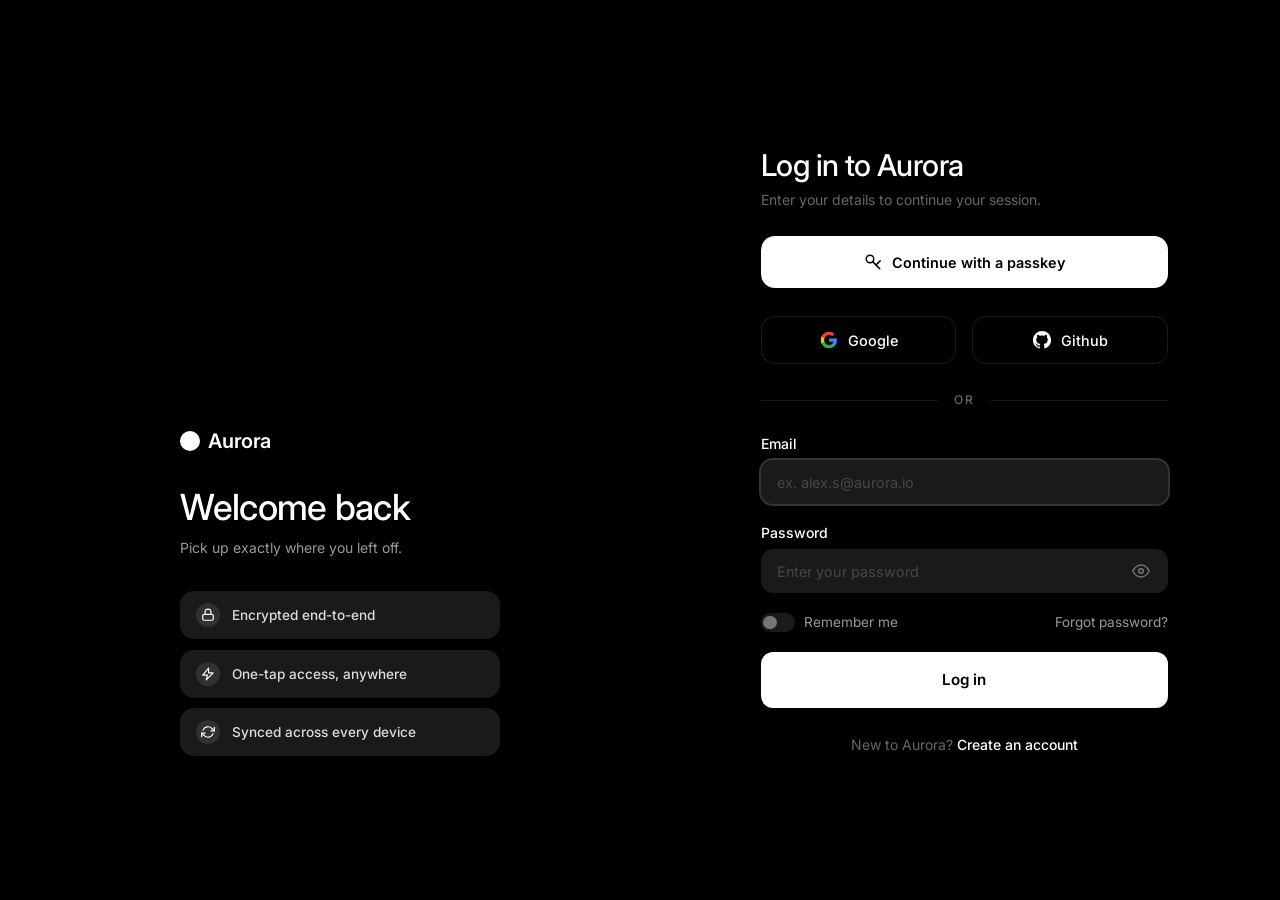
<file: login_page/index.html>
<!DOCTYPE html>
<html lang="en">
<head>
  <meta charset="UTF-8">
  <meta name="viewport" content="width=device-width, initial-scale=1.0">
  <title>Aurora Log In</title>
  <link rel="preconnect" href="https://fonts.googleapis.com">
  <link rel="preconnect" href="https://fonts.gstatic.com" crossorigin>
  <link href="https://fonts.googleapis.com/css2?family=Inter:wght@300;400;500;600;700&display=swap" rel="stylesheet">
  <link rel="stylesheet" href="style.css">
</head>
<body>

  <main class="main">

    <!-- Left Column: Hero -->
    <section class="hero">
      <video class="hero-video" autoplay muted loop playsinline>
        <source src="https://d8j0ntlcm91z4.cloudfront.net/user_38xzZboKViGWJOttwIXH07lWA1P/hf_20260506_081238_406ed0e3-5d83-436e-a512-0bbff7ec5b95.mp4" type="video/mp4">
      </video>

      <div class="hero-content">

        <div class="hero-item brand">
          <svg width="20" height="20" viewBox="0 0 20 20" fill="white">
            <circle cx="10" cy="10" r="10"></circle>
          </svg>
          <span class="brand-name">Aurora</span>
        </div>

        <div class="hero-item heading-block">
          <h1 class="heading">Welcome back</h1>
          <p class="subheading">Pick up exactly where you left off.</p>
        </div>

        <div class="hero-item highlights">
          <div class="highlight-item">
            <span class="highlight-icon">
              <svg width="14" height="14" viewBox="0 0 24 24" fill="none" stroke="currentColor" stroke-width="2" stroke-linecap="round" stroke-linejoin="round">
                <rect x="3" y="11" width="18" height="10" rx="2"></rect>
                <path d="M7 11V7a5 5 0 0 1 10 0v4"></path>
              </svg>
            </span>
            <span class="highlight-text">Encrypted end-to-end</span>
          </div>
          <div class="highlight-item">
            <span class="highlight-icon">
              <svg width="14" height="14" viewBox="0 0 24 24" fill="none" stroke="currentColor" stroke-width="2" stroke-linecap="round" stroke-linejoin="round">
                <polygon points="13 2 3 14 11 14 9 22 21 10 13 10 13 2"></polygon>
              </svg>
            </span>
            <span class="highlight-text">One-tap access, anywhere</span>
          </div>
          <div class="highlight-item">
            <span class="highlight-icon">
              <svg width="14" height="14" viewBox="0 0 24 24" fill="none" stroke="currentColor" stroke-width="2" stroke-linecap="round" stroke-linejoin="round">
                <path d="M23 4v6h-6"></path>
                <path d="M1 20v-6h6"></path>
                <path d="M3.51 9a9 9 0 0 1 14.85-3.36L23 10M1 14l4.64 4.36A9 9 0 0 0 20.49 15"></path>
              </svg>
            </span>
            <span class="highlight-text">Synced across every device</span>
          </div>
        </div>

      </div>
    </section>

    <!-- Right Column: Log In Form -->
    <section class="form-section">
      <div class="form-wrap">

        <div class="form-header">
          <h2 class="form-title">Log in to Aurora</h2>
          <p class="form-subtitle">Enter your details to continue your session.</p>
        </div>

        <button type="button" class="passkey-button" id="passkeyButton">
          <svg width="18" height="18" viewBox="0 0 24 24" fill="none" stroke="currentColor" stroke-width="2" stroke-linecap="round" stroke-linejoin="round">
            <circle cx="8" cy="8" r="5"></circle>
            <path d="M11.5 11.5 21 21"></path>
            <path d="M16 16l2.5-2.5"></path>
            <path d="M19 13l2.5-2.5"></path>
          </svg>
          <span>Continue with a passkey</span>
        </button>

        <div class="social-grid">
          <button class="social-button" type="button">
            <svg width="18" height="18" viewBox="0 0 24 24" fill="none">
              <path d="M22.56 12.25c0-.78-.07-1.53-.2-2.25H12v4.26h5.92a5.06 5.06 0 0 1-2.2 3.32v2.77h3.57c2.08-1.92 3.28-4.74 3.28-8.1z" fill="#4285F4"/>
              <path d="M12 23c2.97 0 5.46-.98 7.28-2.66l-3.57-2.77c-.99.66-2.25 1.06-3.71 1.06-2.86 0-5.29-1.93-6.16-4.53H2.18v2.85A11 11 0 0 0 12 23z" fill="#34A853"/>
              <path d="M5.84 14.09A6.6 6.6 0 0 1 5.5 12c0-.73.13-1.43.34-2.09V7.06H2.18A11 11 0 0 0 1 12c0 1.77.43 3.45 1.18 4.94l3.66-2.85z" fill="#FBBC05"/>
              <path d="M12 5.38c1.62 0 3.06.56 4.21 1.64l3.15-3.15C17.45 2.09 14.97 1 12 1a11 11 0 0 0-9.82 6.06l3.66 2.85C6.71 7.31 9.14 5.38 12 5.38z" fill="#EA4335"/>
            </svg>
            <span>Google</span>
          </button>
          <button class="social-button" type="button">
            <svg width="18" height="18" viewBox="0 0 24 24" fill="currentColor">
              <path d="M12 0a12 12 0 0 0-3.79 23.4c.6.11.82-.26.82-.58v-2.02c-3.34.73-4.04-1.61-4.04-1.61-.55-1.39-1.34-1.76-1.34-1.76-1.09-.75.08-.73.08-.73 1.2.09 1.84 1.24 1.84 1.24 1.07 1.83 2.81 1.3 3.5 1 .11-.78.42-1.3.76-1.6-2.67-.3-5.47-1.33-5.47-5.93 0-1.31.47-2.38 1.24-3.22-.12-.3-.54-1.53.12-3.18 0 0 1.01-.32 3.3 1.23a11.5 11.5 0 0 1 6 0c2.29-1.55 3.3-1.23 3.3-1.23.66 1.65.24 2.88.12 3.18.77.84 1.23 1.91 1.23 3.22 0 4.61-2.8 5.63-5.48 5.92.43.37.81 1.1.81 2.22v3.29c0 .32.22.7.83.58A12 12 0 0 0 12 0z"/>
            </svg>
            <span>Github</span>
          </button>
        </div>

        <div class="divider">
          <span>Or</span>
        </div>

        <form class="login-form" id="loginForm">
          <div class="input-group">
            <label for="email">Email</label>
            <input type="email" id="email" placeholder="ex. alex.s@aurora.io" autocomplete="email" autofocus>
          </div>

          <div class="input-group">
            <label for="password">Password</label>
            <div class="password-field">
              <input type="password" id="password" placeholder="Enter your password" autocomplete="current-password">
              <button type="button" class="password-toggle" id="passwordToggle" aria-label="Show password">
                <svg class="eye-icon" width="18" height="18" viewBox="0 0 24 24" fill="none" stroke="currentColor" stroke-width="2" stroke-linecap="round" stroke-linejoin="round">
                  <path d="M1 12s4-8 11-8 11 8 11 8-4 8-11 8-11-8-11-8z"></path>
                  <circle cx="12" cy="12" r="3"></circle>
                </svg>
              </button>
            </div>
          </div>

          <div class="form-row">
            <label class="remember-toggle">
              <input type="checkbox" id="rememberMe">
              <span class="toggle-track"><span class="toggle-thumb"></span></span>
              <span class="remember-label">Remember me</span>
            </label>
            <a href="mailto:support@aurora.io" class="forgot-link">Forgot password?</a>
          </div>

          <button type="submit" class="submit-button">Log in</button>
        </form>

        <p class="footer-link">New to Aurora? <a href="../signup_page/index.html">Create an account</a></p>

      </div>
    </section>

  </main>

  <script src="script.js"></script>
</body>
</html>
</file>
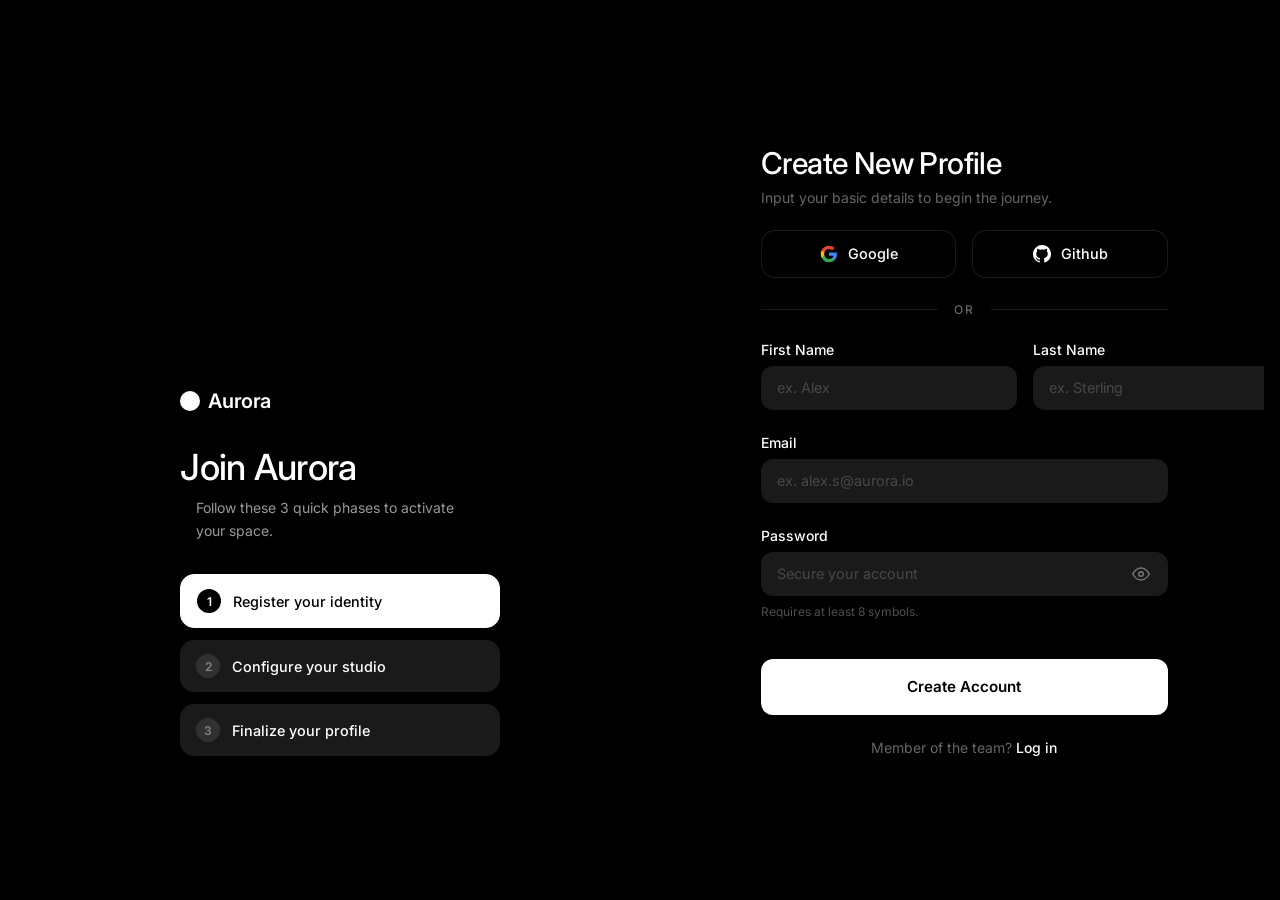
<file: signup_page/index.html>
<!DOCTYPE html>
<html lang="en">
<head>
  <meta charset="UTF-8">
  <meta name="viewport" content="width=device-width, initial-scale=1.0">
  <title>Aurora Sign Up</title>
  <link rel="preconnect" href="https://fonts.googleapis.com">
  <link rel="preconnect" href="https://fonts.gstatic.com" crossorigin>
  <link href="https://fonts.googleapis.com/css2?family=Inter:wght@300;400;500;600;700&display=swap" rel="stylesheet">
  <link rel="stylesheet" href="style.css">
</head>
<body>

  <main class="main">

    <!-- Left Column: Hero -->
    <section class="hero">
      <video class="hero-video" autoplay muted loop playsinline>
        <source src="https://d8j0ntlcm91z4.cloudfront.net/user_38xzZboKViGWJOttwIXH07lWA1P/hf_20260506_081238_406ed0e3-5d83-436e-a512-0bbff7ec5b95.mp4" type="video/mp4">
      </video>

      <div class="hero-content">

        <div class="hero-item brand">
          <svg width="20" height="20" viewBox="0 0 20 20" fill="white">
            <circle cx="10" cy="10" r="10"></circle>
          </svg>
          <span class="brand-name">Aurora</span>
        </div>

        <div class="hero-item heading-block">
          <h1 class="heading">Join Aurora</h1>
          <p class="subheading">Follow these 3 quick phases to activate your space.</p>
        </div>

        <div class="hero-item steps">
          <div class="step-item active">
            <span class="step-number">1</span>
            <span class="step-text">Register your identity</span>
          </div>
          <div class="step-item">
            <span class="step-number">2</span>
            <span class="step-text">Configure your studio</span>
          </div>
          <div class="step-item">
            <span class="step-number">3</span>
            <span class="step-text">Finalize your profile</span>
          </div>
        </div>

      </div>
    </section>

    <!-- Right Column: Form -->
    <section class="form-section">
      <div class="form-wrap">

        <div class="form-header">
          <h2 class="form-title">Create New Profile</h2>
          <p class="form-subtitle">Input your basic details to begin the journey.</p>
        </div>

        <div class="social-grid">
          <button class="social-button" type="button">
            <svg width="18" height="18" viewBox="0 0 24 24" fill="none">
              <path d="M22.56 12.25c0-.78-.07-1.53-.2-2.25H12v4.26h5.92a5.06 5.06 0 0 1-2.2 3.32v2.77h3.57c2.08-1.92 3.28-4.74 3.28-8.1z" fill="#4285F4"/>
              <path d="M12 23c2.97 0 5.46-.98 7.28-2.66l-3.57-2.77c-.99.66-2.25 1.06-3.71 1.06-2.86 0-5.29-1.93-6.16-4.53H2.18v2.85A11 11 0 0 0 12 23z" fill="#34A853"/>
              <path d="M5.84 14.09A6.6 6.6 0 0 1 5.5 12c0-.73.13-1.43.34-2.09V7.06H2.18A11 11 0 0 0 1 12c0 1.77.43 3.45 1.18 4.94l3.66-2.85z" fill="#FBBC05"/>
              <path d="M12 5.38c1.62 0 3.06.56 4.21 1.64l3.15-3.15C17.45 2.09 14.97 1 12 1a11 11 0 0 0-9.82 6.06l3.66 2.85C6.71 7.31 9.14 5.38 12 5.38z" fill="#EA4335"/>
            </svg>
            <span>Google</span>
          </button>
          <button class="social-button" type="button">
            <svg width="18" height="18" viewBox="0 0 24 24" fill="currentColor">
              <path d="M12 0a12 12 0 0 0-3.79 23.4c.6.11.82-.26.82-.58v-2.02c-3.34.73-4.04-1.61-4.04-1.61-.55-1.39-1.34-1.76-1.34-1.76-1.09-.75.08-.73.08-.73 1.2.09 1.84 1.24 1.84 1.24 1.07 1.83 2.81 1.3 3.5 1 .11-.78.42-1.3.76-1.6-2.67-.3-5.47-1.33-5.47-5.93 0-1.31.47-2.38 1.24-3.22-.12-.3-.54-1.53.12-3.18 0 0 1.01-.32 3.3 1.23a11.5 11.5 0 0 1 6 0c2.29-1.55 3.3-1.23 3.3-1.23.66 1.65.24 2.88.12 3.18.77.84 1.23 1.91 1.23 3.22 0 4.61-2.8 5.63-5.48 5.92.43.37.81 1.1.81 2.22v3.29c0 .32.22.7.83.58A12 12 0 0 0 12 0z"/>
            </svg>
            <span>Github</span>
          </button>
        </div>

        <div class="divider">
          <span>Or</span>
        </div>

        <form class="signup-form" id="signupForm">
          <div class="name-grid">
            <div class="input-group">
              <label for="firstName">First Name</label>
              <input type="text" id="firstName" placeholder="ex. Alex" autocomplete="given-name">
            </div>
            <div class="input-group">
              <label for="lastName">Last Name</label>
              <input type="text" id="lastName" placeholder="ex. Sterling" autocomplete="family-name">
            </div>
          </div>

          <div class="input-group">
            <label for="email">Email</label>
            <input type="email" id="email" placeholder="ex. alex.s@aurora.io" autocomplete="email">
          </div>

          <div class="input-group">
            <label for="password">Password</label>
            <div class="password-field">
              <input type="password" id="password" placeholder="Secure your account" autocomplete="new-password">
              <button type="button" class="password-toggle" id="passwordToggle" aria-label="Show password">
                <svg class="eye-icon" width="18" height="18" viewBox="0 0 24 24" fill="none" stroke="currentColor" stroke-width="2" stroke-linecap="round" stroke-linejoin="round">
                  <path d="M1 12s4-8 11-8 11 8 11 8-4 8-11 8-11-8-11-8z"></path>
                  <circle cx="12" cy="12" r="3"></circle>
                </svg>
              </button>
            </div>
            <p class="helper-text">Requires at least 8 symbols.</p>
          </div>

          <button type="submit" class="submit-button">Create Account</button>
        </form>

        <p class="footer-link">Member of the team? <a href="../login_page/index.html">Log in</a></p>

      </div>
    </section>

  </main>

  <script src="script.js"></script>
</body>
</html>
</file>
<file: login_page/style.css>
:root {
  --font-sans: "Inter", ui-sans-serif, system-ui, sans-serif;
  --color-brand-gray: #1A1A1A;
}

* {
  box-sizing: border-box;
  margin: 0;
  padding: 0;
}

body {
  font-family: var(--font-sans);
  background: #000;
  color: #fff;
  -webkit-font-smoothing: antialiased;
  -moz-osx-font-smoothing: grayscale;
}

::selection {
  background: rgba(255, 255, 255, 0.3);
}

/* ---------- Layout ---------- */

.main {
  display: flex;
  min-height: 100vh;
  width: 100%;
  background: #000;
  padding: 0.5rem;
}

@media (min-width: 1024px) {
  .main {
    height: 100vh;
    overflow: hidden;
    padding: 1rem;
  }
}

/* ---------- Hero (Left Column) ---------- */

.hero {
  display: none;
  position: relative;
  flex-direction: column;
  align-items: center;
  justify-content: flex-end;
  padding-bottom: 8rem;
  padding-left: 3rem;
  padding-right: 3rem;
  border-radius: 1.5rem;
  overflow: hidden;
  box-shadow: 0 25px 50px -12px rgba(0, 0, 0, 0.7);
  height: 100%;
}

@media (min-width: 1024px) {
  .hero {
    display: flex;
    width: 52%;
  }
}

.hero-video {
  position: absolute;
  inset: 0;
  width: 100%;
  height: 100%;
  object-fit: cover;
}

.hero-content {
  position: relative;
  z-index: 10;
  width: 100%;
  max-width: 20rem;
  display: flex;
  flex-direction: column;
  gap: 2rem;
}

/* Fast, snappy reveal: shorter durations & delays than the sign-up page */
.hero-item {
  opacity: 0;
  transform: translateY(8px);
  animation: heroFadeUp 0.35s ease forwards;
}

.brand { animation-delay: 0.05s; }
.heading-block { animation-delay: 0.12s; }
.highlights { animation-delay: 0.2s; }

@keyframes heroFadeUp {
  to {
    opacity: 1;
    transform: translateY(0);
  }
}

.brand {
  display: flex;
  align-items: center;
  gap: 0.5rem;
}

.brand-name {
  font-size: 1.25rem;
  font-weight: 600;
  letter-spacing: -0.02em;
}

.heading-block {
  display: flex;
  flex-direction: column;
  gap: 0.5rem;
}

.heading {
  font-size: 2.25rem;
  font-weight: 500;
  letter-spacing: -0.02em;
  white-space: nowrap;
}

.subheading {
  color: rgba(255, 255, 255, 0.6);
  font-size: 0.875rem;
  line-height: 1.6;
}

/* Highlights: non-sequential facts, so icons rather than step numbers */
.highlights {
  display: flex;
  flex-direction: column;
  gap: 0.65rem;
}

.highlight-item {
  display: flex;
  align-items: center;
  gap: 0.75rem;
  padding: 0.75rem 1rem;
  border-radius: 0.875rem;
  background: var(--color-brand-gray);
  font-size: 0.85rem;
  font-weight: 500;
  color: rgba(255, 255, 255, 0.85);
}

.highlight-icon {
  display: flex;
  align-items: center;
  justify-content: center;
  width: 1.5rem;
  height: 1.5rem;
  border-radius: 50%;
  flex-shrink: 0;
  background: rgba(255, 255, 255, 0.1);
  color: #fff;
}

/* ---------- Form (Right Column) ---------- */

.form-section {
  flex: 1;
  display: flex;
  flex-direction: column;
  align-items: center;
  justify-content: center;
  padding: 3rem 1rem;
  overflow-y: auto;
}

@media (min-width: 640px) {
  .form-section {
    padding-left: 3rem;
    padding-right: 3rem;
  }
}

@media (min-width: 1024px) {
  .form-section {
    padding-top: 1.5rem;
    padding-bottom: 1.5rem;
    padding-left: 4rem;
    padding-right: 4rem;
    overflow: hidden;
  }
}

@media (min-width: 1280px) {
  .form-section {
    padding-left: 6rem;
    padding-right: 6rem;
  }
}

.form-wrap {
  width: 100%;
  max-width: 32rem;
  display: flex;
  flex-direction: column;
  gap: 1.75rem;
  opacity: 0;
  animation: fadeIn 0.4s ease-out forwards;
}

@keyframes fadeIn {
  to { opacity: 1; }
}

.form-header {
  display: flex;
  flex-direction: column;
  gap: 0.5rem;
}

.form-title {
  font-size: 1.875rem;
  font-weight: 500;
  letter-spacing: -0.02em;
}

.form-subtitle {
  color: rgba(255, 255, 255, 0.4);
  font-size: 0.875rem;
}

/* Fast-path action: sits above the usual social/email options */
.passkey-button {
  display: flex;
  align-items: center;
  justify-content: center;
  gap: 0.6rem;
  width: 100%;
  height: 3.25rem;
  background: #fff;
  color: #000;
  border: none;
  border-radius: 0.875rem;
  font-family: inherit;
  font-size: 0.9rem;
  font-weight: 600;
  cursor: pointer;
  transition: background 0.15s ease, transform 0.1s ease;
}

.passkey-button:hover {
  background: rgba(255, 255, 255, 0.9);
}

.passkey-button:active {
  transform: scale(0.98);
}

.social-grid {
  display: grid;
  grid-template-columns: 1fr 1fr;
  gap: 1rem;
}

.social-button {
  display: flex;
  align-items: center;
  justify-content: center;
  gap: 0.6rem;
  height: 3rem;
  background: #000;
  border: 1px solid rgba(255, 255, 255, 0.1);
  border-radius: 0.875rem;
  color: #fff;
  font-family: inherit;
  font-size: 0.9rem;
  font-weight: 500;
  cursor: pointer;
  transition: background 0.15s ease;
}

.social-button:hover {
  background: rgba(255, 255, 255, 0.05);
}

.divider {
  position: relative;
  display: flex;
  align-items: center;
  justify-content: center;
}

.divider::before {
  content: "";
  position: absolute;
  left: 0;
  right: 0;
  top: 50%;
  border-top: 1px solid rgba(255, 255, 255, 0.1);
}

.divider span {
  position: relative;
  background: #000;
  padding: 0 1rem;
  font-size: 0.75rem;
  font-weight: 500;
  color: rgba(255, 255, 255, 0.4);
  text-transform: uppercase;
  letter-spacing: 0.15em;
}

.login-form {
  display: flex;
  flex-direction: column;
  gap: 1.25rem;
}

.input-group {
  display: flex;
  flex-direction: column;
  gap: 0.5rem;
}

.input-group label {
  font-size: 0.875rem;
  font-weight: 500;
  color: #fff;
}

.input-group input {
  height: 2.75rem;
  padding: 0 1rem;
  background: var(--color-brand-gray);
  border: none;
  border-radius: 0.75rem;
  color: #fff;
  font-family: inherit;
  font-size: 0.9rem;
  outline: none;
  transition: box-shadow 0.15s ease;
}

.input-group input::placeholder {
  color: rgba(255, 255, 255, 0.2);
}

.input-group input:focus {
  box-shadow: 0 0 0 2px rgba(255, 255, 255, 0.2);
}

.password-field {
  position: relative;
  display: flex;
  align-items: center;
}

.password-field input {
  width: 100%;
  padding-right: 2.75rem;
}

.password-toggle {
  position: absolute;
  right: 0.9rem;
  background: none;
  border: none;
  color: rgba(255, 255, 255, 0.4);
  cursor: pointer;
  display: flex;
  align-items: center;
  justify-content: center;
  padding: 0.25rem;
  transition: color 0.15s ease;
}

.password-toggle:hover {
  color: rgba(255, 255, 255, 0.8);
}

.password-toggle.active {
  color: #fff;
}

/* Remember me + forgot password row */
.form-row {
  display: flex;
  align-items: center;
  justify-content: space-between;
  flex-wrap: wrap;
  gap: 0.75rem;
}

.remember-toggle {
  display: flex;
  align-items: center;
  gap: 0.6rem;
  cursor: pointer;
  user-select: none;
}

.remember-toggle input {
  position: absolute;
  opacity: 0;
  width: 0;
  height: 0;
}

.toggle-track {
  position: relative;
  width: 2.1rem;
  height: 1.15rem;
  border-radius: 999px;
  background: var(--color-brand-gray);
  transition: background 0.15s ease;
  flex-shrink: 0;
}

.toggle-thumb {
  position: absolute;
  top: 0.15rem;
  left: 0.15rem;
  width: 0.85rem;
  height: 0.85rem;
  border-radius: 50%;
  background: rgba(255, 255, 255, 0.4);
  transition: transform 0.15s ease, background 0.15s ease;
}

.remember-toggle input:checked + .toggle-track {
  background: #fff;
}

.remember-toggle input:checked + .toggle-track .toggle-thumb {
  transform: translateX(0.95rem);
  background: #000;
}

.remember-label {
  font-size: 0.85rem;
  color: rgba(255, 255, 255, 0.6);
}

.forgot-link {
  font-size: 0.85rem;
  color: rgba(255, 255, 255, 0.6);
  text-decoration: none;
}

.forgot-link:hover {
  color: #fff;
  text-decoration: underline;
}

.submit-button {
  width: 100%;
  height: 3.5rem;
  background: #fff;
  color: #000;
  font-family: inherit;
  font-weight: 600;
  font-size: 0.95rem;
  border: none;
  border-radius: 0.75rem;
  cursor: pointer;
  transition: background 0.15s ease, transform 0.1s ease;
}

.submit-button:hover {
  background: rgba(255, 255, 255, 0.9);
}

.submit-button:active {
  transform: scale(0.98);
}

.submit-button:disabled {
  cursor: default;
  opacity: 0.85;
}

.footer-link {
  text-align: center;
  font-size: 0.875rem;
  color: rgba(255, 255, 255, 0.4);
}

.footer-link a {
  color: #fff;
  font-weight: 500;
  text-decoration: none;
}

.footer-link a:hover {
  text-decoration: underline;
}

/* ---------- Reduced motion ---------- */

@media (prefers-reduced-motion: reduce) {
  .hero-item,
  .form-wrap {
    animation: none;
    opacity: 1;
    transform: none;
  }
}
</file>
<file: signup_page/style.css>
:root {
  --font-sans: "Inter", ui-sans-serif, system-ui, sans-serif;
  --color-brand-gray: #1A1A1A;
}

* {
  box-sizing: border-box;
  margin: 0;
  padding: 0;
}

body {
  font-family: var(--font-sans);
  background: #000;
  color: #fff;
  -webkit-font-smoothing: antialiased;
  -moz-osx-font-smoothing: grayscale;
}

::selection {
  background: rgba(255, 255, 255, 0.3);
}

/* ---------- Layout ---------- */

.main {
  display: flex;
  min-height: 100vh;
  width: 100%;
  background: #000;
  padding: 0.5rem;
  transition: all 0.5s ease;
}

@media (min-width: 1024px) {
  .main {
    height: 100vh;
    overflow: hidden;
    padding: 1rem;
  }
}

/* ---------- Hero (Left Column) ---------- */

.hero {
  display: none;
  position: relative;
  flex-direction: column;
  align-items: center;
  justify-content: flex-end;
  padding-bottom: 8rem;
  padding-left: 3rem;
  padding-right: 3rem;
  border-radius: 1.5rem;
  overflow: hidden;
  box-shadow: 0 25px 50px -12px rgba(0, 0, 0, 0.7);
  height: 100%;
}

@media (min-width: 1024px) {
  .hero {
    display: flex;
    width: 52%;
  }
}

.hero-video {
  position: absolute;
  inset: 0;
  width: 100%;
  height: 100%;
  object-fit: cover;
}

.hero-content {
  position: relative;
  z-index: 10;
  width: 100%;
  max-width: 20rem;
  display: flex;
  flex-direction: column;
  gap: 2rem;
}

.hero-item {
  opacity: 0;
  transform: translateY(10px);
  animation: heroFadeUp 0.5s ease forwards;
}

.brand { animation-delay: 0.2s; }
.heading-block { animation-delay: 0.35s; }
.steps { animation-delay: 0.5s; }

@keyframes heroFadeUp {
  to {
    opacity: 1;
    transform: translateY(0);
  }
}

.brand {
  display: flex;
  align-items: center;
  gap: 0.5rem;
}

.brand-name {
  font-size: 1.25rem;
  font-weight: 600;
  letter-spacing: -0.02em;
}

.heading-block {
  display: flex;
  flex-direction: column;
  gap: 0.5rem;
}

.heading {
  font-size: 2.25rem;
  font-weight: 500;
  letter-spacing: -0.02em;
  white-space: nowrap;
}

.subheading {
  color: rgba(255, 255, 255, 0.6);
  font-size: 0.875rem;
  line-height: 1.6;
  padding-left: 1rem;
  padding-right: 1rem;
}

.steps {
  display: flex;
  flex-direction: column;
  gap: 0.75rem;
}

.step-item {
  display: flex;
  align-items: center;
  gap: 0.75rem;
  padding: 0.875rem 1rem;
  border-radius: 0.875rem;
  background: var(--color-brand-gray);
  border: none;
  font-size: 0.9rem;
  font-weight: 500;
  color: #fff;
  transition: background 0.3s ease, color 0.3s ease;
}

.step-item.active {
  background: #fff;
  color: #000;
  border: 1px solid #fff;
}

.step-number {
  display: flex;
  align-items: center;
  justify-content: center;
  width: 1.5rem;
  height: 1.5rem;
  border-radius: 50%;
  font-size: 0.75rem;
  font-weight: 600;
  flex-shrink: 0;
  background: rgba(255, 255, 255, 0.1);
  color: rgba(255, 255, 255, 0.4);
}

.step-item.active .step-number {
  background: #000;
  color: #fff;
}

/* ---------- Form (Right Column) ---------- */

.form-section {
  flex: 1;
  display: flex;
  flex-direction: column;
  align-items: center;
  justify-content: center;
  padding: 3rem 1rem;
  overflow-y: auto;
}

@media (min-width: 640px) {
  .form-section {
    padding-left: 3rem;
    padding-right: 3rem;
  }
}

@media (min-width: 1024px) {
  .form-section {
    padding-top: 1.5rem;
    padding-bottom: 1.5rem;
    padding-left: 4rem;
    padding-right: 4rem;
    overflow: hidden;
  }
}

@media (min-width: 1280px) {
  .form-section {
    padding-left: 6rem;
    padding-right: 6rem;
  }
}

.form-wrap {
  width: 100%;
  max-width: 36rem;
  display: flex;
  flex-direction: column;
  gap: 2.5rem;
  opacity: 0;
  animation: fadeIn 0.8s ease-out forwards;
}

@media (min-width: 640px) {
  .form-wrap { gap: 2.5rem; }
}

@media (min-width: 1024px) {
  .form-wrap { gap: 1.5rem; }
}

@keyframes fadeIn {
  to { opacity: 1; }
}

.form-header {
  display: flex;
  flex-direction: column;
  gap: 0.5rem;
}

.form-title {
  font-size: 1.875rem;
  font-weight: 500;
  letter-spacing: -0.02em;
}

.form-subtitle {
  color: rgba(255, 255, 255, 0.4);
  font-size: 0.875rem;
}

.social-grid {
  display: grid;
  grid-template-columns: 1fr 1fr;
  gap: 1rem;
}

.social-button {
  display: flex;
  align-items: center;
  justify-content: center;
  gap: 0.6rem;
  height: 3rem;
  background: #000;
  border: 1px solid rgba(255, 255, 255, 0.1);
  border-radius: 0.875rem;
  color: #fff;
  font-family: inherit;
  font-size: 0.9rem;
  font-weight: 500;
  cursor: pointer;
  transition: background 0.2s ease;
}

.social-button:hover {
  background: rgba(255, 255, 255, 0.05);
}

.divider {
  position: relative;
  display: flex;
  align-items: center;
  justify-content: center;
}

.divider::before {
  content: "";
  position: absolute;
  left: 0;
  right: 0;
  top: 50%;
  border-top: 1px solid rgba(255, 255, 255, 0.1);
}

.divider span {
  position: relative;
  background: #000;
  padding: 0 1rem;
  font-size: 0.75rem;
  font-weight: 500;
  color: rgba(255, 255, 255, 0.4);
  text-transform: uppercase;
  letter-spacing: 0.15em;
}

.signup-form {
  display: flex;
  flex-direction: column;
  gap: 1.5rem;
}

.name-grid {
  display: grid;
  grid-template-columns: 1fr 1fr;
  gap: 1rem;
}

.input-group {
  display: flex;
  flex-direction: column;
  gap: 0.5rem;
}

.input-group label {
  font-size: 0.875rem;
  font-weight: 500;
  color: #fff;
}

.input-group input {
  height: 2.75rem;
  padding: 0 1rem;
  background: var(--color-brand-gray);
  border: none;
  border-radius: 0.75rem;
  color: #fff;
  font-family: inherit;
  font-size: 0.9rem;
  outline: none;
  transition: box-shadow 0.2s ease;
}

.input-group input::placeholder {
  color: rgba(255, 255, 255, 0.2);
}

.input-group input:focus {
  box-shadow: 0 0 0 2px rgba(255, 255, 255, 0.2);
}

.password-field {
  position: relative;
  display: flex;
  align-items: center;
}

.password-field input {
  width: 100%;
  padding-right: 2.75rem;
}

.password-toggle {
  position: absolute;
  right: 0.9rem;
  background: none;
  border: none;
  color: rgba(255, 255, 255, 0.4);
  cursor: pointer;
  display: flex;
  align-items: center;
  justify-content: center;
  padding: 0.25rem;
  transition: color 0.2s ease;
}

.password-toggle:hover {
  color: rgba(255, 255, 255, 0.8);
}

.password-toggle.active {
  color: #fff;
}

.helper-text {
  font-size: 0.75rem;
  color: rgba(255, 255, 255, 0.3);
}

.submit-button {
  width: 100%;
  height: 3.5rem;
  background: #fff;
  color: #000;
  font-family: inherit;
  font-weight: 600;
  font-size: 0.95rem;
  border: none;
  border-radius: 0.75rem;
  cursor: pointer;
  margin-top: 1rem;
  transition: background 0.2s ease, transform 0.1s ease;
}

.submit-button:hover {
  background: rgba(255, 255, 255, 0.9);
}

.submit-button:active {
  transform: scale(0.98);
}

.footer-link {
  text-align: center;
  font-size: 0.875rem;
  color: rgba(255, 255, 255, 0.4);
}

.footer-link a {
  color: #fff;
  font-weight: 500;
  text-decoration: none;
}

.footer-link a:hover {
  text-decoration: underline;
}

/* ---------- Reduced motion ---------- */

@media (prefers-reduced-motion: reduce) {
  .hero-item,
  .form-wrap {
    animation: none;
    opacity: 1;
    transform: none;
  }
}
</file>
